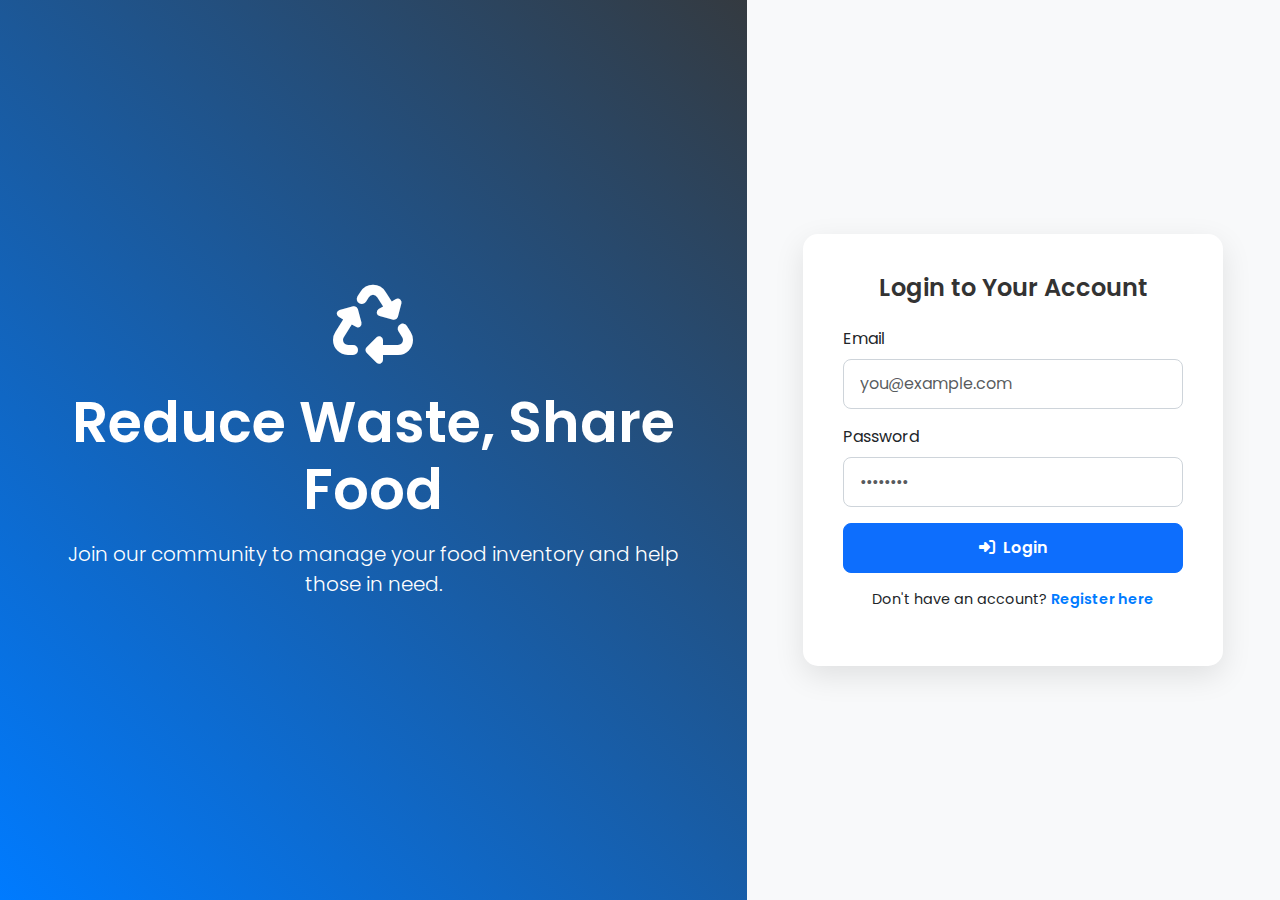
<file: food-waste-management-frontend/auth.html>
<!DOCTYPE html>
<html lang="en">
<head>
    <meta charset="UTF-8">
    <meta name="viewport" content="width=device-width, initial-scale=1.0">
    <title>Login & Registration - Food Waste Management</title>
    <link href="https://cdn.jsdelivr.net/npm/bootstrap@5.3.3/dist/css/bootstrap.min.css" rel="stylesheet">
    <link rel="preconnect" href="https://fonts.googleapis.com">
    <link rel="preconnect" href="https://fonts.gstatic.com" crossorigin>
    <link href="https://fonts.googleapis.com/css2?family=Poppins:wght@300;400;600&display=swap" rel="stylesheet">
    <link rel="stylesheet" href="https://cdnjs.cloudflare.com/ajax/libs/font-awesome/6.4.0/css/all.min.css">
    <link rel="stylesheet" href="assets/css/auth.css">
</head>
<body class="bg-light">
    <div class="container-fluid p-0">
        <div class="row g-0">
            <!-- Brand Column -->
            <div class="col-lg-7 d-none d-lg-flex align-items-center justify-content-center brand-column">
                <div class="text-center p-5 text-white">
                    <i class="fas fa-recycle fa-5x mb-4"></i>
                    <h1 class="display-4" style="font-weight: 600;">Reduce Waste, Share Food</h1>
                    <p class="lead mt-3">Join our community to manage your food inventory and help those in need.</p>
                </div>
            </div>

            <!-- Form Column -->
            <div class="col-lg-5 d-flex align-items-center justify-content-center form-column">
                 <div class="auth-card">
                    <div id="auth-forms">
                        <!-- Login Form -->
                        <div id="login-form">
                            <form>
                                <h4 class="form-title">Login to Your Account</h4>
                                <div class="mb-3">
                                    <label for="login-email" class="form-label">Email</label>
                                    <input type="email" class="form-control" id="login-email" placeholder="you@example.com" required>
                                </div>
                                <div class="mb-3">
                                    <label for="login-password" class="form-label">Password</label>
                                    <input type="password" class="form-control" id="login-password" placeholder="••••••••" required>
                                </div>
                                <button type="submit" class="btn btn-primary w-100">
                                    <i class="fas fa-sign-in-alt me-2"></i>Login
                                </button>
                                <p class="text-center mt-3 toggle-link">
                                    Don't have an account? <a href="#" id="show-register">Register here</a>
                                </p>
                            </form>
                        </div>
                        <!-- Registration Form -->
                        <div id="register-form" style="display: none;">
                            <form>
                                <h4 class="form-title">Create a New Account</h4>
                                <div class="mb-3">
                                    <label for="register-email" class="form-label">Email</label>
                                    <input type="email" class="form-control" id="register-email" placeholder="you@example.com" required>
                                </div>
                                <div class="mb-3">
                                    <label for="register-password" class="form-label">Password</label>
                                    <input type="password" class="form-control" id="register-password" placeholder="••••••••" required>
                                </div>
                                <button type="submit" class="btn btn-success w-100">
                                    <i class="fas fa-user-plus me-2"></i>Register
                                </button>
                                <p class="text-center mt-3 toggle-link">
                                    Already have an account? <a href="#" id="show-login">Login here</a>
                                </p>
                            </form>
                        </div>
                    </div>
                </div>
            </div>
        </div>
    </div>

    <script src="assets/js/auth.js"></script>
</body>
</html>
</file>
<file: food-waste-management-frontend/assets/css/auth.css>
:root {
    --primary-color: #007bff;
    --font-family: 'Poppins', sans-serif;
}
body {
    font-family: var(--font-family);
}
.brand-column {
    background: linear-gradient(45deg, var(--primary-color), var(--dark-color, #343a40));
    min-height: 100vh;
}
.form-column {
    min-height: 100vh;
    display: flex;
    align-items: center;
    justify-content: center;
    padding: 2rem;
}
.auth-card {
    background-color: #fff;
    padding: 2.5rem;
    border-radius: 15px;
    box-shadow: 0 10px 30px rgba(0,0,0,0.1);
    width: 100%;
    max-width: 420px;
    border: none;
}
.form-title {
    font-weight: 600;
    color: #333;
    text-align: center;
    margin-bottom: 1.5rem;
}
.form-control {
    border-radius: 8px;
    border: 1px solid #ced4da;
    padding: 0.75rem 1rem;
}
.form-control:focus {
    border-color: var(--primary-color);
    box-shadow: 0 0 0 0.25rem rgba(0, 123, 255, 0.2);
}
.btn {
    font-weight: 600;
    padding: 0.75rem;
    border-radius: 8px;
    transition: background-color 0.2s ease-in-out;
}
.toggle-link {
    font-size: 0.9rem;
}
.toggle-link a {
    color: var(--primary-color);
    font-weight: 600;
    text-decoration: none;
}
.toggle-link a:hover {
    text-decoration: underline;
}
</file>
